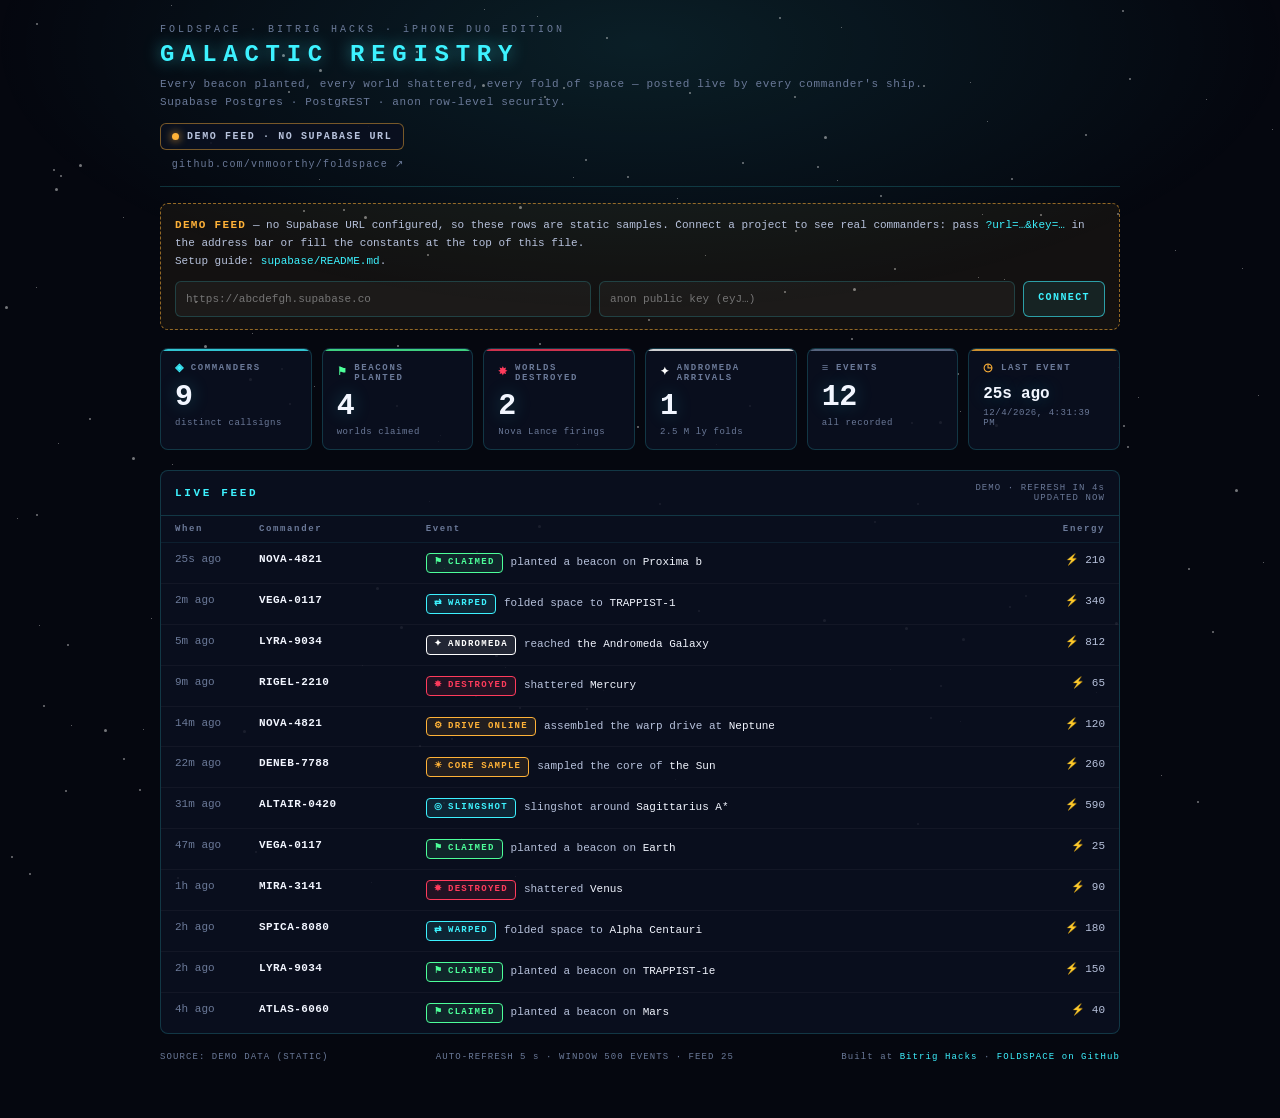
<file: docs/registry.html>
<!DOCTYPE html>
<html lang="en">
<head>
<meta charset="utf-8">
<meta name="viewport" content="width=device-width, initial-scale=1">
<title>Galactic Registry</title>
<meta name="description" content="Live feed of FOLDSPACE commanders — beacons planted, worlds destroyed, warps and Andromeda arrivals — read straight from Supabase.">
<style>
  :root {
    --bg: #05070F;
    --panel: #0B1020;
    --panel-2: #0F1629;
    --accent: #3DF2FF;
    --warn: #FFB238;
    --danger: #FF3B5C;
    --gain: #4DFF9A;
    --dim: #6B7A99;
    --ink: #F2F6FF;
    --ink-2: #B7C2DC;
    --line: rgba(61, 242, 255, 0.18);
    --mono: ui-monospace, SFMono-Regular, Menlo, Consolas, "Liberation Mono", monospace;
  }
  * { box-sizing: border-box; }
  html, body { margin: 0; background: var(--bg); color: var(--ink); font-family: var(--mono); }
  body { min-height: 100vh; padding: 24px 16px 56px; position: relative; overflow-x: hidden; -webkit-font-smoothing: antialiased; }
  a { color: var(--accent); text-decoration: none; }
  a:hover { text-decoration: underline; }

  /* starfield */
  #stars { position: fixed; inset: 0; pointer-events: none; z-index: 0; }
  #stars i { position: absolute; width: 2px; height: 2px; border-radius: 50%; background: #fff; opacity: .45; animation: twinkle 5s ease-in-out infinite; }
  @keyframes twinkle { 0%, 100% { opacity: .2; } 50% { opacity: .85; } }
  #glow { position: fixed; left: 50%; top: -30vh; width: 120vw; height: 70vh; transform: translateX(-50%); pointer-events: none; z-index: 0;
          background: radial-gradient(ellipse at center, rgba(61,242,255,.10) 0%, rgba(61,242,255,0) 60%); }

  main { position: relative; z-index: 1; max-width: 960px; margin: 0 auto; }

  header { display: flex; flex-wrap: wrap; align-items: flex-end; justify-content: space-between; gap: 12px 24px; padding-bottom: 16px; border-bottom: 1px solid var(--line); }
  .eyebrow { margin: 0 0 6px; font-size: 10px; letter-spacing: .3em; color: var(--dim); }
  h1 { margin: 0; font-size: 24px; letter-spacing: .28em; font-weight: 800; color: var(--accent); text-shadow: 0 0 16px rgba(61,242,255,.55); }
  .sub { margin: 8px 0 0; color: var(--dim); font-size: 11px; letter-spacing: .06em; line-height: 1.6; }
  .headright { display: flex; flex-direction: column; align-items: flex-end; gap: 8px; }
  .repo { font-size: 10px; letter-spacing: .12em; color: var(--dim); }
  .repo:hover { color: var(--accent); }

  .pill { display: inline-flex; align-items: center; gap: 8px; font-size: 10px; letter-spacing: .16em; font-weight: 700;
          padding: 7px 11px; border: 1px solid var(--line); border-radius: 6px; background: rgba(11,16,32,.9); color: var(--ink-2); }
  .pill .dot { width: 7px; height: 7px; border-radius: 50%; background: var(--dim); box-shadow: 0 0 8px var(--dim); }
  .pill.live .dot { background: var(--gain); box-shadow: 0 0 8px var(--gain); }
  .pill.demo .dot { background: var(--warn); box-shadow: 0 0 8px var(--warn); }
  .pill.error .dot { background: var(--danger); box-shadow: 0 0 8px var(--danger); }
  .pill.live { border-color: rgba(77,255,154,.45); }
  .pill.demo { border-color: rgba(255,178,56,.45); }
  .pill.error { border-color: rgba(255,59,92,.45); }

  /* demo banner + connect form */
  .banner { margin-top: 16px; padding: 12px 14px; border: 1px dashed rgba(255,178,56,.55); border-radius: 8px; background: rgba(255,178,56,.06); color: var(--ink-2); font-size: 11px; line-height: 1.65; }
  .banner strong { color: var(--warn); letter-spacing: .12em; }
  .banner code { color: var(--accent); }
  .connect { display: grid; grid-template-columns: 1fr 1fr auto; gap: 8px; margin-top: 10px; }
  .connect input { width: 100%; font: inherit; font-size: 11px; color: var(--ink); background: rgba(255,255,255,.04); border: 1px solid var(--line); border-radius: 6px; padding: 8px 10px; outline: none; }
  .connect input:focus { border-color: var(--accent); box-shadow: 0 0 0 2px rgba(61,242,255,.18); }
  .btn { font: inherit; font-size: 10px; letter-spacing: .14em; font-weight: 700; color: var(--accent); background: rgba(61,242,255,.08);
         border: 1px solid rgba(61,242,255,.6); border-radius: 6px; padding: 8px 14px; cursor: pointer; }
  .btn:hover { background: rgba(61,242,255,.18); }
  .btn:active { transform: scale(.98); }
  .banner.error { border-color: rgba(255,59,92,.55); background: rgba(255,59,92,.06); }
  .banner.error strong { color: var(--danger); }

  /* stat tiles */
  .tiles { display: grid; grid-template-columns: repeat(auto-fit, minmax(140px, 1fr)); gap: 10px; margin-top: 18px; }
  .tile { position: relative; padding: 14px 14px 12px; background: rgba(11,16,32,.85); border: 1px solid var(--line); border-radius: 8px; overflow: hidden; }
  .tile::after { content: ""; position: absolute; left: 0; right: 0; top: 0; height: 2px; background: var(--tile-accent, var(--accent)); opacity: .8; }
  .tile .label { display: flex; align-items: center; gap: 6px; font-size: 9px; letter-spacing: .18em; color: var(--dim); font-weight: 600; }
  .tile .label .glyph { color: var(--tile-accent, var(--accent)); font-size: 11px; line-height: 1; }
  .tile .value { margin-top: 8px; font-size: 30px; font-weight: 800; letter-spacing: -.01em; color: var(--ink); font-variant-numeric: tabular-nums; line-height: 1; text-shadow: 0 0 18px rgba(61,242,255,.25); }
  .tile .value.small { font-size: 16px; margin-top: 12px; }
  .tile .note { margin-top: 6px; font-size: 9px; letter-spacing: .06em; color: var(--dim); }
  .tile.destroyed { --tile-accent: var(--danger); }
  .tile.claimed { --tile-accent: var(--gain); }
  .tile.andromeda { --tile-accent: #FFFFFF; }
  .tile.events { --tile-accent: var(--dim); }
  .tile.last { --tile-accent: var(--warn); }

  /* feed */
  section.feed { margin-top: 20px; background: rgba(11,16,32,.85); border: 1px solid var(--line); border-radius: 8px; overflow: hidden; }
  .feedhead { display: flex; align-items: center; justify-content: space-between; gap: 12px; padding: 12px 14px; border-bottom: 1px solid var(--line); }
  .feedhead h2 { margin: 0; font-size: 11px; letter-spacing: .24em; color: var(--accent); font-weight: 700; }
  .feedhead .meta { font-size: 9px; letter-spacing: .12em; color: var(--dim); text-align: right; }
  table { width: 100%; border-collapse: collapse; font-size: 11px; }
  thead th { text-align: left; font-size: 9px; letter-spacing: .18em; color: var(--dim); font-weight: 600; padding: 8px 14px; border-bottom: 1px solid rgba(61,242,255,.08); }
  tbody td { padding: 10px 14px; border-bottom: 1px solid rgba(255,255,255,.04); vertical-align: top; }
  tbody tr:last-child td { border-bottom: none; }
  tbody tr.fresh { animation: flash 1.6s ease-out; }
  @keyframes flash { 0% { background: rgba(61,242,255,.16); } 100% { background: transparent; } }
  td.time { color: var(--dim); white-space: nowrap; width: 84px; font-variant-numeric: tabular-nums; }
  td.who { color: var(--ink); font-weight: 700; white-space: nowrap; letter-spacing: .04em; }
  td.what { color: var(--ink-2); line-height: 1.55; }
  td.what .body { color: var(--ink); }
  td.energy { text-align: right; white-space: nowrap; color: var(--ink-2); font-variant-numeric: tabular-nums; }
  td.energy::before { content: "⚡ "; color: var(--gain); }
  .chip { display: inline-flex; align-items: center; gap: 5px; margin-right: 8px; padding: 2px 7px; border-radius: 4px; font-size: 9px; letter-spacing: .14em; font-weight: 700;
          border: 1px solid var(--chip, var(--dim)); color: var(--chip, var(--dim)); background: color-mix(in srgb, var(--chip, var(--dim)) 10%, transparent); vertical-align: 1px; }
  .chip.claimed { --chip: var(--gain); }
  .chip.destroyed { --chip: var(--danger); }
  .chip.warped { --chip: var(--accent); }
  .chip.driveAssembled { --chip: var(--warn); }
  .chip.coreSample { --chip: var(--warn); }
  .chip.passedBlackHole { --chip: var(--accent); }
  .chip.reachedAndromeda { --chip: #FFFFFF; }
  tr.empty td { text-align: center; color: var(--dim); padding: 28px 14px; letter-spacing: .1em; }

  footer { margin-top: 18px; display: flex; flex-wrap: wrap; justify-content: space-between; gap: 8px 16px; font-size: 9px; letter-spacing: .12em; color: var(--dim); }

  @media (max-width: 640px) {
    h1 { font-size: 20px; letter-spacing: .2em; }
    .headright { align-items: flex-start; }
    .connect { grid-template-columns: 1fr; }
    thead { display: none; }
    tbody tr { display: grid; grid-template-columns: 1fr auto; padding: 10px 14px; border-bottom: 1px solid rgba(255,255,255,.04); }
    tbody td { padding: 0; border-bottom: none; }
    td.time { grid-column: 1; order: 1; width: auto; font-size: 10px; }
    td.energy { grid-column: 2; order: 2; }
    td.who { grid-column: 1 / -1; order: 3; margin-top: 4px; }
    td.what { grid-column: 1 / -1; order: 4; margin-top: 2px; }
  }
  @media (prefers-reduced-motion: reduce) {
    #stars i, tbody tr.fresh { animation: none; }
  }
</style>
</head>
<body>
<div id="glow" aria-hidden="true"></div>
<div id="stars" aria-hidden="true"></div>

<main>
  <header>
    <div>
      <p class="eyebrow">FOLDSPACE · BITRIG HACKS · iPHONE DUO EDITION</p>
      <h1>GALACTIC REGISTRY</h1>
      <p class="sub">Every beacon planted, every world shattered, every fold of space — posted live by every commander's ship.<br>Supabase Postgres · PostgREST · anon row-level security.</p>
    </div>
    <div class="headright">
      <div id="status" class="pill" role="status" aria-live="polite"><span class="dot"></span><span id="statusText">CONNECTING…</span></div>
      <a class="repo" href="https://github.com/vnmoorthy/foldspace" rel="noopener">github.com/vnmoorthy/foldspace ↗</a>
    </div>
  </header>

  <div id="banner" class="banner" hidden></div>

  <section class="tiles" aria-label="Registry totals">
    <div class="tile commanders"><div class="label"><span class="glyph" aria-hidden="true">◈</span>COMMANDERS</div><div class="value" id="t-commanders">—</div><div class="note">distinct callsigns</div></div>
    <div class="tile claimed"><div class="label"><span class="glyph" aria-hidden="true">⚑</span>BEACONS PLANTED</div><div class="value" id="t-claimed">—</div><div class="note">worlds claimed</div></div>
    <div class="tile destroyed"><div class="label"><span class="glyph" aria-hidden="true">✸</span>WORLDS DESTROYED</div><div class="value" id="t-destroyed">—</div><div class="note">Nova Lance firings</div></div>
    <div class="tile andromeda"><div class="label"><span class="glyph" aria-hidden="true">✦</span>ANDROMEDA ARRIVALS</div><div class="value" id="t-andromeda">—</div><div class="note">2.5 M ly folds</div></div>
    <div class="tile events"><div class="label"><span class="glyph" aria-hidden="true">≡</span>EVENTS</div><div class="value" id="t-events">—</div><div class="note" id="t-events-note">in window</div></div>
    <div class="tile last"><div class="label"><span class="glyph" aria-hidden="true">◷</span>LAST EVENT</div><div class="value small" id="t-last" data-ts="">—</div><div class="note" id="t-last-note">&nbsp;</div></div>
  </section>

  <section class="feed" aria-label="Live event feed">
    <div class="feedhead">
      <h2>LIVE FEED</h2>
      <div class="meta"><span id="refreshNote">REFRESH IN 5s</span><br><span id="updatedNote">&nbsp;</span></div>
    </div>
    <table>
      <thead><tr><th scope="col">When</th><th scope="col">Commander</th><th scope="col">Event</th><th scope="col" style="text-align:right">Energy</th></tr></thead>
      <tbody id="feed"><tr class="empty"><td colspan="4">LOADING…</td></tr></tbody>
    </table>
  </section>

  <footer>
    <span id="sourceNote">SOURCE: —</span>
    <span>AUTO-REFRESH 5 s · WINDOW 500 EVENTS · FEED 25</span>
    <span>Built at <a href="https://events.ycombinator.com/bitrig-hacks-september2026" rel="noopener">Bitrig Hacks</a> · <a href="https://github.com/vnmoorthy/foldspace" rel="noopener">FOLDSPACE on GitHub</a></span>
  </footer>
</main>

<script>
(function () {
  "use strict";

  // ───────────────────────────────────────────────────────────────────────────
  // CONFIGURATION — paste your Supabase values here, OR open the page with
  //   registry.html?url=https://abcdefgh.supabase.co&key=eyJ...
  // The anon key is designed to ship in clients; row-level security protects the table.
  // Leave both empty and the page shows a clearly labelled DEMO feed.
  // ───────────────────────────────────────────────────────────────────────────
  const CONFIG = {
    SUPABASE_URL: "",        // e.g. "https://abcdefgh.supabase.co"
    SUPABASE_ANON_KEY: "",   // Project Settings → API → anon public key
  };

  const REFRESH_MS = 5000;   // auto-refresh interval
  const WINDOW = 500;        // rows fetched per refresh (stats are computed from these)
  const FEED = 25;           // rows shown in the feed

  const params = new URLSearchParams(location.search);
  const SUPABASE_URL = (params.get("url") || CONFIG.SUPABASE_URL || "").trim().replace(/\/+$/, "");
  const SUPABASE_KEY = (params.get("key") || CONFIG.SUPABASE_ANON_KEY || "").trim();
  const DEMO = SUPABASE_URL === "";

  // Event vocabulary (mirrors RegistryEvent in Foldspace/Network/GalacticRegistry.swift)
  const EVENTS = {
    claimed:          { glyph: "⚑", label: "CLAIMED",      verb: "planted a beacon on" },
    destroyed:        { glyph: "✸", label: "DESTROYED",    verb: "shattered" },
    warped:           { glyph: "⇄", label: "WARPED",       verb: "folded space to" },
    driveAssembled:   { glyph: "⚙", label: "DRIVE ONLINE", verb: "assembled the warp drive at" },
    coreSample:       { glyph: "☀", label: "CORE SAMPLE",  verb: "sampled the core of" },
    passedBlackHole:  { glyph: "◎", label: "SLINGSHOT",    verb: "slingshot around" },
    reachedAndromeda: { glyph: "✦", label: "ANDROMEDA",    verb: "reached" },
  };

  // Pretty names for the body ids the game records (unknown ids fall back to the id itself).
  const NAMES = {
    sun: "the Sun", mercury: "Mercury", venus: "Venus", earth: "Earth", mars: "Mars", jupiter: "Jupiter",
    saturn: "Saturn", uranus: "Uranus", neptune: "Neptune",
    "alpha-centauri": "Alpha Centauri", "alpha-cen-a": "Alpha Centauri A", "proxima-b": "Proxima b", "proxima-d": "Proxima d",
    "barnards-star": "Barnard's Star", barnard: "Barnard's Star", "barnard-b": "Barnard b", "barnard-c": "Barnard c", "barnard-d": "Barnard d", "barnard-e": "Barnard e",
    "wolf-359": "Wolf 359", "wolf-359-b": "Wolf 359 b", sirius: "Sirius", "sirius-a": "Sirius A", "sirius-b": "Sirius B",
    "epsilon-eridani": "Epsilon Eridani", "eps-eri": "Epsilon Eridani", "eps-eri-b": "Epsilon Eridani b",
    "tau-ceti": "Tau Ceti", "tau-ceti-e": "Tau Ceti e", "tau-ceti-f": "Tau Ceti f",
    "trappist-1": "TRAPPIST-1", "trappist-1b": "TRAPPIST-1b", "trappist-1c": "TRAPPIST-1c", "trappist-1d": "TRAPPIST-1d",
    "trappist-1e": "TRAPPIST-1e", "trappist-1f": "TRAPPIST-1f", "trappist-1g": "TRAPPIST-1g", "trappist-1h": "TRAPPIST-1h",
    "sagittarius-a": "Sagittarius A*", "sgr-a-star": "Sagittarius A*", andromeda: "Andromeda", m31: "the Andromeda Galaxy",
  };

  const $ = (id) => document.getElementById(id);
  const el = {
    status: $("status"), statusText: $("statusText"), banner: $("banner"), feed: $("feed"),
    commanders: $("t-commanders"), claimed: $("t-claimed"), destroyed: $("t-destroyed"), andromeda: $("t-andromeda"),
    events: $("t-events"), eventsNote: $("t-events-note"), last: $("t-last"), lastNote: $("t-last-note"),
    refreshNote: $("refreshNote"), updatedNote: $("updatedNote"), sourceNote: $("sourceNote"),
  };

  let rows = [];
  let seen = new Set();
  let lastFetchAt = 0;
  let nextFetchAt = Date.now();
  let timer = null;

  // ── helpers ────────────────────────────────────────────────────────────────
  function parseISO(iso) {
    if (!iso) return NaN;
    // Postgres emits microseconds ("...00.123456+00:00"); some engines only parse 3 fractional digits.
    return Date.parse(String(iso).replace(/(\.\d{3})\d+/, "$1"));
  }
  function rel(iso) {
    const t = parseISO(iso);
    if (Number.isNaN(t)) return "—";
    const s = Math.max(0, Math.round((Date.now() - t) / 1000));
    if (s < 5) return "now";
    if (s < 60) return s + "s ago";
    const m = Math.round(s / 60);
    if (m < 60) return m + "m ago";
    const h = Math.round(m / 60);
    if (h < 48) return h + "h ago";
    return Math.round(h / 24) + "d ago";
  }
  function absolute(iso) {
    const t = parseISO(iso);
    return Number.isNaN(t) ? "" : new Date(t).toLocaleString();
  }
  function bodyName(id) {
    if (!id) return "unknown";
    return NAMES[id] || String(id).replace(/-/g, " ");
  }
  function fmt(n) { return Number(n || 0).toLocaleString(); }
  function setStatus(kind, text) {
    el.status.className = "pill " + kind;
    el.statusText.textContent = text;
  }
  function showBanner(html, kind) {
    el.banner.className = "banner" + (kind ? " " + kind : "");
    el.banner.innerHTML = html;   // static markup authored below — never user data
    el.banner.hidden = false;
  }

  // ── demo data (only when no URL is configured) ─────────────────────────────
  function demoRows() {
    const now = Date.now();
    const mk = (min, callsign, event, body, energy) => ({
      id: "demo-" + min + "-" + callsign, callsign, event, body, energy,
      created_at: new Date(now - min * 60000).toISOString(),
    });
    return [
      mk(0.4, "NOVA-4821",  "claimed",          "proxima-b",      210),
      mk(2,   "VEGA-0117",  "warped",           "trappist-1",     340),
      mk(5,   "LYRA-9034",  "reachedAndromeda", "m31",            812),
      mk(9,   "RIGEL-2210", "destroyed",        "mercury",         65),
      mk(14,  "NOVA-4821",  "driveAssembled",   "neptune",        120),
      mk(22,  "DENEB-7788", "coreSample",       "sun",            260),
      mk(31,  "ALTAIR-0420","passedBlackHole",  "sgr-a-star",     590),
      mk(47,  "VEGA-0117",  "claimed",          "earth",           25),
      mk(63,  "MIRA-3141",  "destroyed",        "venus",           90),
      mk(95,  "SPICA-8080", "warped",           "alpha-centauri", 180),
      mk(140, "LYRA-9034",  "claimed",          "trappist-1e",    150),
      mk(212, "ATLAS-6060", "claimed",          "mars",            40),
    ];
  }

  // ── Supabase ───────────────────────────────────────────────────────────────
  async function fetchEvents() {
    const url = SUPABASE_URL + "/rest/v1/events?select=id,callsign,event,body,energy,created_at&order=created_at.desc&limit=" + WINDOW;
    const res = await fetch(url, {
      headers: {
        "apikey": SUPABASE_KEY,
        "Authorization": "Bearer " + SUPABASE_KEY,
        "Accept": "application/json",
      },
      cache: "no-store",
    });
    if (!res.ok) {
      let detail = "";
      try { const j = await res.json(); detail = j.message || j.hint || j.error || ""; } catch (_) { /* ignore */ }
      throw new Error("HTTP " + res.status + (detail ? " — " + detail : ""));
    }
    const data = await res.json();
    if (!Array.isArray(data)) throw new Error("Unexpected payload (expected a JSON array)");
    return data;
  }

  // ── stats + render ─────────────────────────────────────────────────────────
  function computeStats(list) {
    const s = { commanders: new Set(list.map(r => r.callsign)).size, claimed: 0, destroyed: 0, andromeda: 0, events: list.length, last: list[0] ? list[0].created_at : null };
    for (const r of list) {
      if (r.event === "claimed") s.claimed++;
      else if (r.event === "destroyed") s.destroyed++;
      else if (r.event === "reachedAndromeda") s.andromeda++;
    }
    return s;
  }

  function renderTiles() {
    const s = computeStats(rows);
    el.commanders.textContent = fmt(s.commanders);
    el.claimed.textContent = fmt(s.claimed);
    el.destroyed.textContent = fmt(s.destroyed);
    el.andromeda.textContent = fmt(s.andromeda);
    el.events.textContent = fmt(s.events);
    el.eventsNote.textContent = s.events >= WINDOW ? "last " + WINDOW + " (window full)" : "all recorded";
    el.last.dataset.ts = s.last || "";
    el.last.textContent = s.last ? rel(s.last) : "—";
    el.lastNote.textContent = s.last ? absolute(s.last) : " ";
  }

  function makeChip(event) {
    const meta = EVENTS[event] || { glyph: "•", label: String(event || "EVENT").toUpperCase(), verb: "logged" };
    const chip = document.createElement("span");
    chip.className = "chip " + (EVENTS[event] ? event : "");
    const g = document.createElement("span"); g.setAttribute("aria-hidden", "true"); g.textContent = meta.glyph;
    const l = document.createElement("span"); l.textContent = meta.label;
    chip.append(g, l);
    return chip;
  }

  function renderFeed(firstPaint) {
    const list = rows.slice(0, FEED);
    el.feed.replaceChildren();
    if (list.length === 0) {
      const tr = document.createElement("tr"); tr.className = "empty";
      const td = document.createElement("td"); td.colSpan = 4; td.textContent = "NO EVENTS YET — PLAY A ROUND OF FOLDSPACE";
      tr.appendChild(td); el.feed.appendChild(tr);
      return;
    }
    const nextSeen = new Set();
    for (const r of list) {
      const key = r.id || (r.callsign + "|" + r.event + "|" + r.body + "|" + r.created_at);
      nextSeen.add(key);
      const meta = EVENTS[r.event] || { verb: "logged" };
      const tr = document.createElement("tr");
      if (!firstPaint && !seen.has(key)) tr.className = "fresh";

      const tdTime = document.createElement("td"); tdTime.className = "time"; tdTime.dataset.ts = r.created_at || ""; tdTime.title = absolute(r.created_at); tdTime.textContent = rel(r.created_at);
      const tdWho = document.createElement("td"); tdWho.className = "who"; tdWho.textContent = String(r.callsign || "UNKNOWN").slice(0, 24);
      const tdWhat = document.createElement("td"); tdWhat.className = "what";
      tdWhat.appendChild(makeChip(r.event));
      tdWhat.appendChild(document.createTextNode(meta.verb + " "));
      const body = document.createElement("span"); body.className = "body"; body.textContent = bodyName(String(r.body || "").slice(0, 64));
      tdWhat.appendChild(body);
      const tdEnergy = document.createElement("td"); tdEnergy.className = "energy"; tdEnergy.textContent = fmt(r.energy);

      tr.append(tdTime, tdWho, tdWhat, tdEnergy);
      el.feed.appendChild(tr);
    }
    seen = nextSeen;
  }

  function renderTimes() {
    document.querySelectorAll("[data-ts]").forEach(node => {
      const ts = node.dataset.ts;
      if (ts) node.textContent = rel(ts);
    });
    const remaining = Math.max(0, Math.ceil((nextFetchAt - Date.now()) / 1000));
    el.refreshNote.textContent = DEMO ? "DEMO · REFRESH IN " + remaining + "s" : "REFRESH IN " + remaining + "s";
    if (lastFetchAt) el.updatedNote.textContent = "UPDATED " + rel(new Date(lastFetchAt).toISOString()).toUpperCase();
  }

  // ── refresh loop ───────────────────────────────────────────────────────────
  let firstPaint = true;
  async function refresh() {
    try {
      if (DEMO) {
        rows = demoRows();
        setStatus("demo", "DEMO FEED · NO SUPABASE URL");
      } else {
        rows = await fetchEvents();
        setStatus("live", "LIVE · " + new URL(SUPABASE_URL).host);
        el.banner.hidden = true;
      }
      lastFetchAt = Date.now();
      renderTiles();
      renderFeed(firstPaint);
      firstPaint = false;
    } catch (err) {
      setStatus("error", "OFFLINE · " + (err && err.message ? err.message : "fetch failed"));
      showBanner(
        "<strong>CONNECTION FAILED</strong> — the last good data (if any) stays on screen and the page keeps retrying every 5 s.<br>" +
        "Check the URL and anon key, that the <code>events</code> table exists (run <code>supabase/migrations/20260926000000_events.sql</code>), " +
        "and that the anon SELECT policy is enabled.",
        "error");
      if (rows.length === 0) {
        el.feed.replaceChildren();
        const tr = document.createElement("tr"); tr.className = "empty";
        const td = document.createElement("td"); td.colSpan = 4; td.textContent = "NO DATA — " + (err && err.message ? err.message : "fetch failed");
        tr.appendChild(td); el.feed.appendChild(tr);
      }
    } finally {
      nextFetchAt = Date.now() + REFRESH_MS;
      renderTimes();
    }
  }

  function schedule() {
    if (timer) clearInterval(timer);
    timer = setInterval(() => { if (document.visibilityState !== "hidden") refresh(); }, REFRESH_MS);
  }
  document.addEventListener("visibilitychange", () => { if (document.visibilityState === "visible") refresh(); });

  // ── boot ───────────────────────────────────────────────────────────────────
  function starfield() {
    const host = $("stars");
    const n = Math.min(160, Math.round(window.innerWidth / 8));
    for (let i = 0; i < n; i++) {
      const s = document.createElement("i");
      s.style.left = (Math.random() * 100) + "vw";
      s.style.top = (Math.random() * 100) + "vh";
      const size = Math.random() < 0.15 ? 3 : (Math.random() < 0.5 ? 2 : 1);
      s.style.width = s.style.height = size + "px";
      s.style.animationDelay = (Math.random() * 5) + "s";
      s.style.animationDuration = (3 + Math.random() * 5) + "s";
      host.appendChild(s);
    }
  }

  function connectForm() {
    showBanner(
      "<strong>DEMO FEED</strong> — no Supabase URL configured, so these rows are static samples. " +
      "Connect a project to see real commanders: pass <code>?url=…&amp;key=…</code> in the address bar or fill the constants at the top of this file.<br>" +
      "Setup guide: <code>supabase/README.md</code>." +
      "<form class=\"connect\" id=\"connect\">" +
      "<input id=\"inUrl\" type=\"url\" placeholder=\"https://abcdefgh.supabase.co\" autocomplete=\"off\" spellcheck=\"false\" aria-label=\"Supabase project URL\">" +
      "<input id=\"inKey\" type=\"text\" placeholder=\"anon public key (eyJ…)\" autocomplete=\"off\" spellcheck=\"false\" aria-label=\"Supabase anon key\">" +
      "<button class=\"btn\" type=\"submit\">CONNECT</button>" +
      "</form>",
      "");
    const form = $("connect");
    form.addEventListener("submit", (e) => {
      e.preventDefault();
      const url = $("inUrl").value.trim().replace(/\/+$/, "");
      const key = $("inKey").value.trim();
      if (!url) { $("inUrl").focus(); return; }
      const q = new URLSearchParams();
      q.set("url", url);
      if (key) q.set("key", key);
      location.search = "?" + q.toString();   // reloads this page with the values in the query string
    });
  }

  starfield();
  el.sourceNote.textContent = DEMO ? "SOURCE: DEMO DATA (STATIC)" : "SOURCE: " + SUPABASE_URL + "/rest/v1/events";
  if (DEMO) connectForm();
  refresh();
  schedule();
  setInterval(renderTimes, 1000);
})();
</script>
</body>
</html>
</file>
